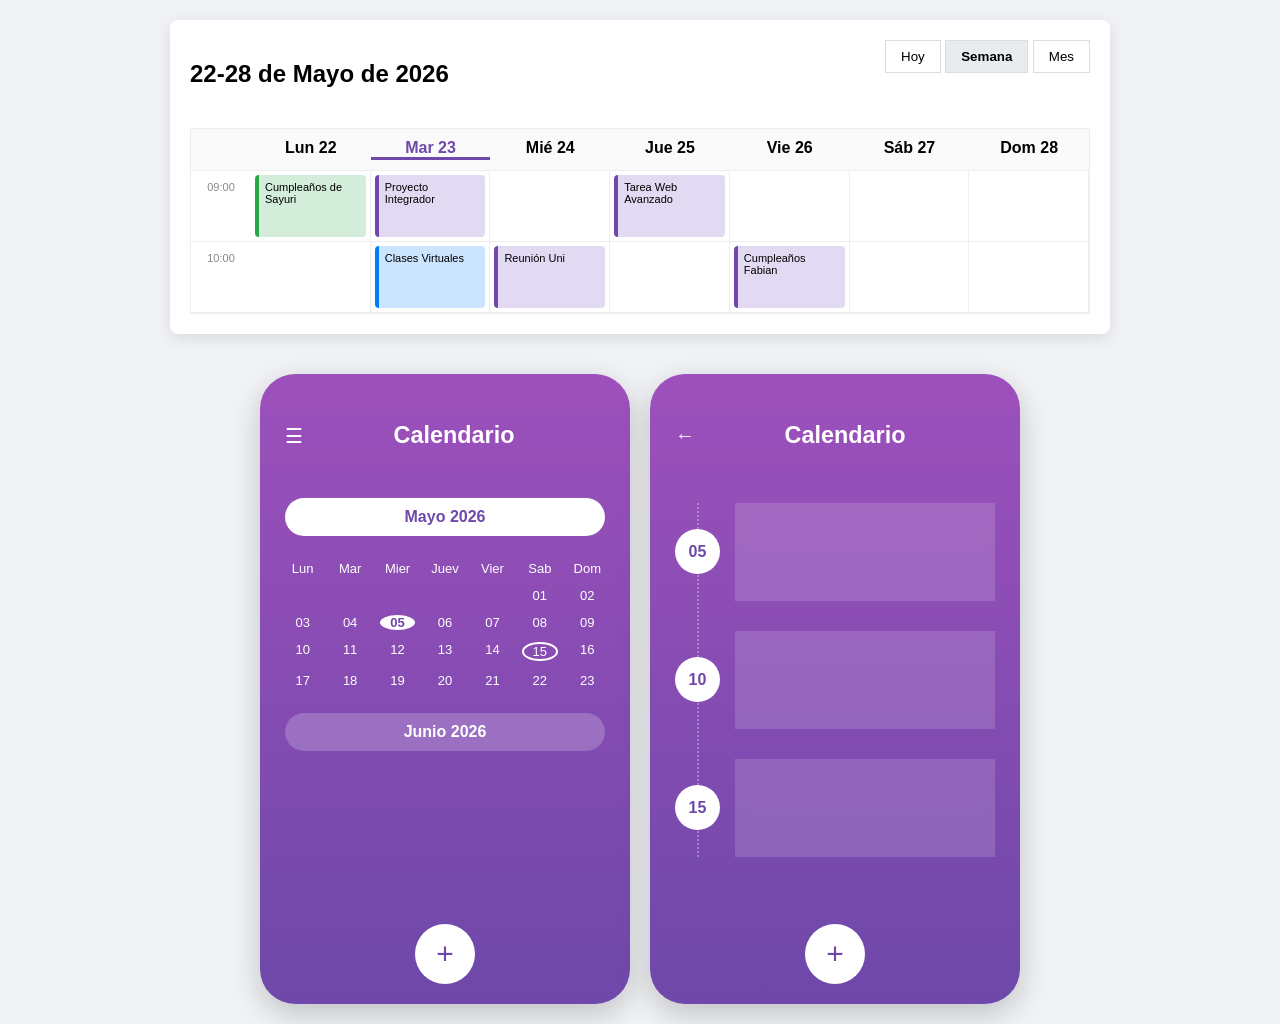
<file: index.html>
<!DOCTYPE html>
<html lang="es">
<head>
    <meta charset="UTF-8">
    <meta name="viewport" content="width=device-width, initial-scale=1.0">
    <title>Laboratorio: Calendario Semanal</title>
    <link rel="stylesheet" href="style.css">
</head>
<body>

    <div class="main-wrapper">
        
        <section class="desktop-section">
            <div class="header-controls">
                <h2>22-28 de Mayo de 2026</h2>
                <div class="btns">
                    <button>Hoy</button>
                    <button class="active">Semana</button>
                    <button>Mes</button>
                </div>
            </div>

            <div class="desktop-calendar">
                <div class="calendar-header">
                    <div class="time-col"></div>
                    <div>Lun 22</div>
                    <div class="active-day">Mar 23</div>
                    <div>Mié 24</div>
                    <div>Jue 25</div>
                    <div>Vie 26</div>
                    <div>Sáb 27</div>
                    <div>Dom 28</div>
                </div>
                
                <div class="calendar-body">
                    <div class="hour-row">
                        <div class="time-label">09:00</div>
                        <div class="slot"><div class="event green">Cumpleaños de Sayuri</div></div>
                        <div class="slot"><div class="event purple">Proyecto Integrador</div></div>
                        <div class="slot"></div>
                        <div class="slot"><div class="event purple">Tarea Web Avanzado</div></div>
                        <div class="slot"></div>
                        <div class="slot"></div>
                        <div class="slot"></div>
                    </div>
                    <div class="hour-row">
                        <div class="time-label">10:00</div>
                        <div class="slot"></div>
                        <div class="slot"><div class="event blue">Clases Virtuales</div></div>
                        <div class="slot"><div class="event purple">Reunión Uni</div></div>
                        <div class="slot"></div>
                        <div class="slot"><div class="event purple">Cumpleaños Fabian</div></div>
                        <div class="slot"></div>
                        <div class="slot"></div>
                    </div>
                </div>
            </div>
        </section>

        <section class="mobile-section">
            
            <div class="mobile-frame">
                <header class="mobile-header">
                    <span>☰</span>
                    <h3>Calendario</h3>
                    <span></span>
                </header>
                <div class="month-selector">Mayo 2026</div>
                <div class="calendar-days-grid">
                    <div class="day-label">Lun</div><div class="day-label">Mar</div><div class="day-label">Mier</div><div class="day-label">Juev</div><div class="day-label">Vier</div><div class="day-label">Sab</div><div class="day-label">Dom</div>
                    <span></span><span></span><span></span><span></span><span></span><div class="day-n">01</div><div class="day-n">02</div>
                    <div class="day-n">03</div><div class="day-n">04</div><div class="day-n selected">05</div><div class="day-n">06</div><div class="day-n">07</div><div class="day-n">08</div><div class="day-n">09</div>
                    <div class="day-n">10</div><div class="day-n">11</div><div class="day-n">12</div><div class="day-n">13</div><div class="day-n">14</div><div class="day-n selected-alt">15</div><div class="day-n">16</div>
                    <div class="day-n">17</div><div class="day-n">18</div><div class="day-n">19</div><div class="day-n">20</div><div class="day-n">21</div><div class="day-n">22</div><div class="day-n">23</div>
                </div>
                <div class="month-selector alt">Junio 2026</div>
                <button class="fab">+</button>
            </div>

            <div class="mobile-frame">
                <header class="mobile-header">
                    <span>←</span>
                    <h3>Calendario</h3>
                    <span></span>
                </header>
                <div class="timeline">
                    <div class="event-item">
                        <div class="day-circle">05</div>
                        <div class="event-card">
                            <span class="event-time">18:00 - 21:00 PM</span>
                            <p>Fiesta de Kate</p>
                        </div>
                    </div>
                    <div class="event-item">
                        <div class="day-circle active">10</div>
                        <div class="event-card">
                            <span class="event-time">09:00 - 10:00 AM</span>
                            <p>Reunión con el Jefe</p>
                        </div>
                    </div>
                    <div class="event-item">
                        <div class="day-circle">15</div>
                        <div class="event-card">
                            <span class="event-time">14:00 - 16:00 PM</span>
                            <p>Conferencia</p>
                        </div>
                    </div>
                </div>
                <button class="fab">+</button>
            </div>

        </section>
    </div>

</body>
</html>
</file>
<file: style.css>
body {
    background-color: #f0f2f5;
    font-family: 'Segoe UI', Arial, sans-serif;
    margin: 0;
    padding: 20px;
}

.main-wrapper {
    display: flex;
    flex-direction: column;
    align-items: center;
    gap: 40px;
}

.desktop-section {
    background: white;
    width: 90%;
    max-width: 900px;
    padding: 20px;
    border-radius: 8px;
    box-shadow: 0 4px 15px rgba(0,0,0,0.1);
}

.header-controls {
    display: flex;
    justify-content: space-between;
    margin-bottom: 20px;
}

.btns button {
    padding: 8px 15px;
    border: 1px solid #ddd;
    background: white;
    cursor: pointer;
}

.btns button.active {
    background: #e9ecef;
    font-weight: bold;
}

.desktop-calendar { border: 1px solid #eee; }

.calendar-header {
    display: grid;
    grid-template-columns: 60px repeat(7, 1fr);
    background: #fafafa;
    text-align: center;
    font-weight: bold;
    border-bottom: 1px solid #eee;
    padding: 10px 0;
}

.active-day { color: #6e48aa; border-bottom: 3px solid #6e48aa; }

.hour-row {
    display: grid;
    grid-template-columns: 60px repeat(7, 1fr);
    border-bottom: 1px solid #eee;
    min-height: 70px;
}

.time-label { font-size: 11px; color: #888; text-align: center; padding-top: 10px; }
.slot { border-right: 1px solid #eee; padding: 4px; }

.event { font-size: 11px; padding: 6px; border-radius: 4px; height: 100%; box-sizing: border-box; }
.green { background: #d4edda; border-left: 4px solid #28a745; }
.purple { background: #e2d9f3; border-left: 4px solid #6e48aa; }
.blue { background: #cce5ff; border-left: 4px solid #007bff; }

.mobile-section {
    display: flex;
    gap: 20px;
    flex-wrap: wrap;
    justify-content: center;
}

.mobile-frame {
    width: 320px;
    height: 580px;
    background: linear-gradient(180deg, #9d50bb 0%, #6e48aa 100%);
    border-radius: 35px;
    padding: 25px;
    color: white;
    position: relative;
    box-shadow: 0 10px 30px rgba(0,0,0,0.2);
    overflow: hidden;
}

.mobile-header { display: flex; justify-content: space-between; align-items: center; font-size: 20px; }

.month-selector {
    background: white; color: #6e48aa; text-align: center;
    padding: 10px; border-radius: 20px; margin: 25px 0; font-weight: bold;
}

.month-selector.alt { background: rgba(255,255,255,0.2); color: white; }

.calendar-days-grid {
    display: grid; grid-template-columns: repeat(7, 1fr);
    text-align: center; gap: 12px; font-size: 13px;
}

.day-n.selected { background: white; color: #6e48aa; border-radius: 50%; font-weight: bold; }
.day-n.selected-alt { border: 2px solid white; border-radius: 50%; }

.timeline { position: relative; margin-top: 30px; }
.timeline::before {
    content: ''; position: absolute; left: 22px; top: 0; bottom: 0;
    width: 1px; border-left: 2px dotted rgba(255,255,255,0.3);
}

.event-item { display: flex; align-items: center; margin-bottom: 30px; position: relative; }

.day-circle {
    width: 45px; height: 45px; background: white; color: #6e48aa;
    border-radius: 50%; display: flex; justify-content: center; align-items: center;
    font-weight: bold; z-index: 2; flex-shrink: 0;
}

.event-card {
    background: rgba(255,255,255,0.15); backdrop-filter: blur(5px);
    margin-left: 15px; padding: 15px; border-radius: 15px; flex-grow: 1;
}

.fab {
    position: absolute; bottom: 20px; left: 50%; transform: translateX(-50%);
    width: 60px; height: 60px; border-radius: 50%; border: none;
    background: white; color: #6e48aa; font-size: 30px; cursor: pointer;
}
</file>
